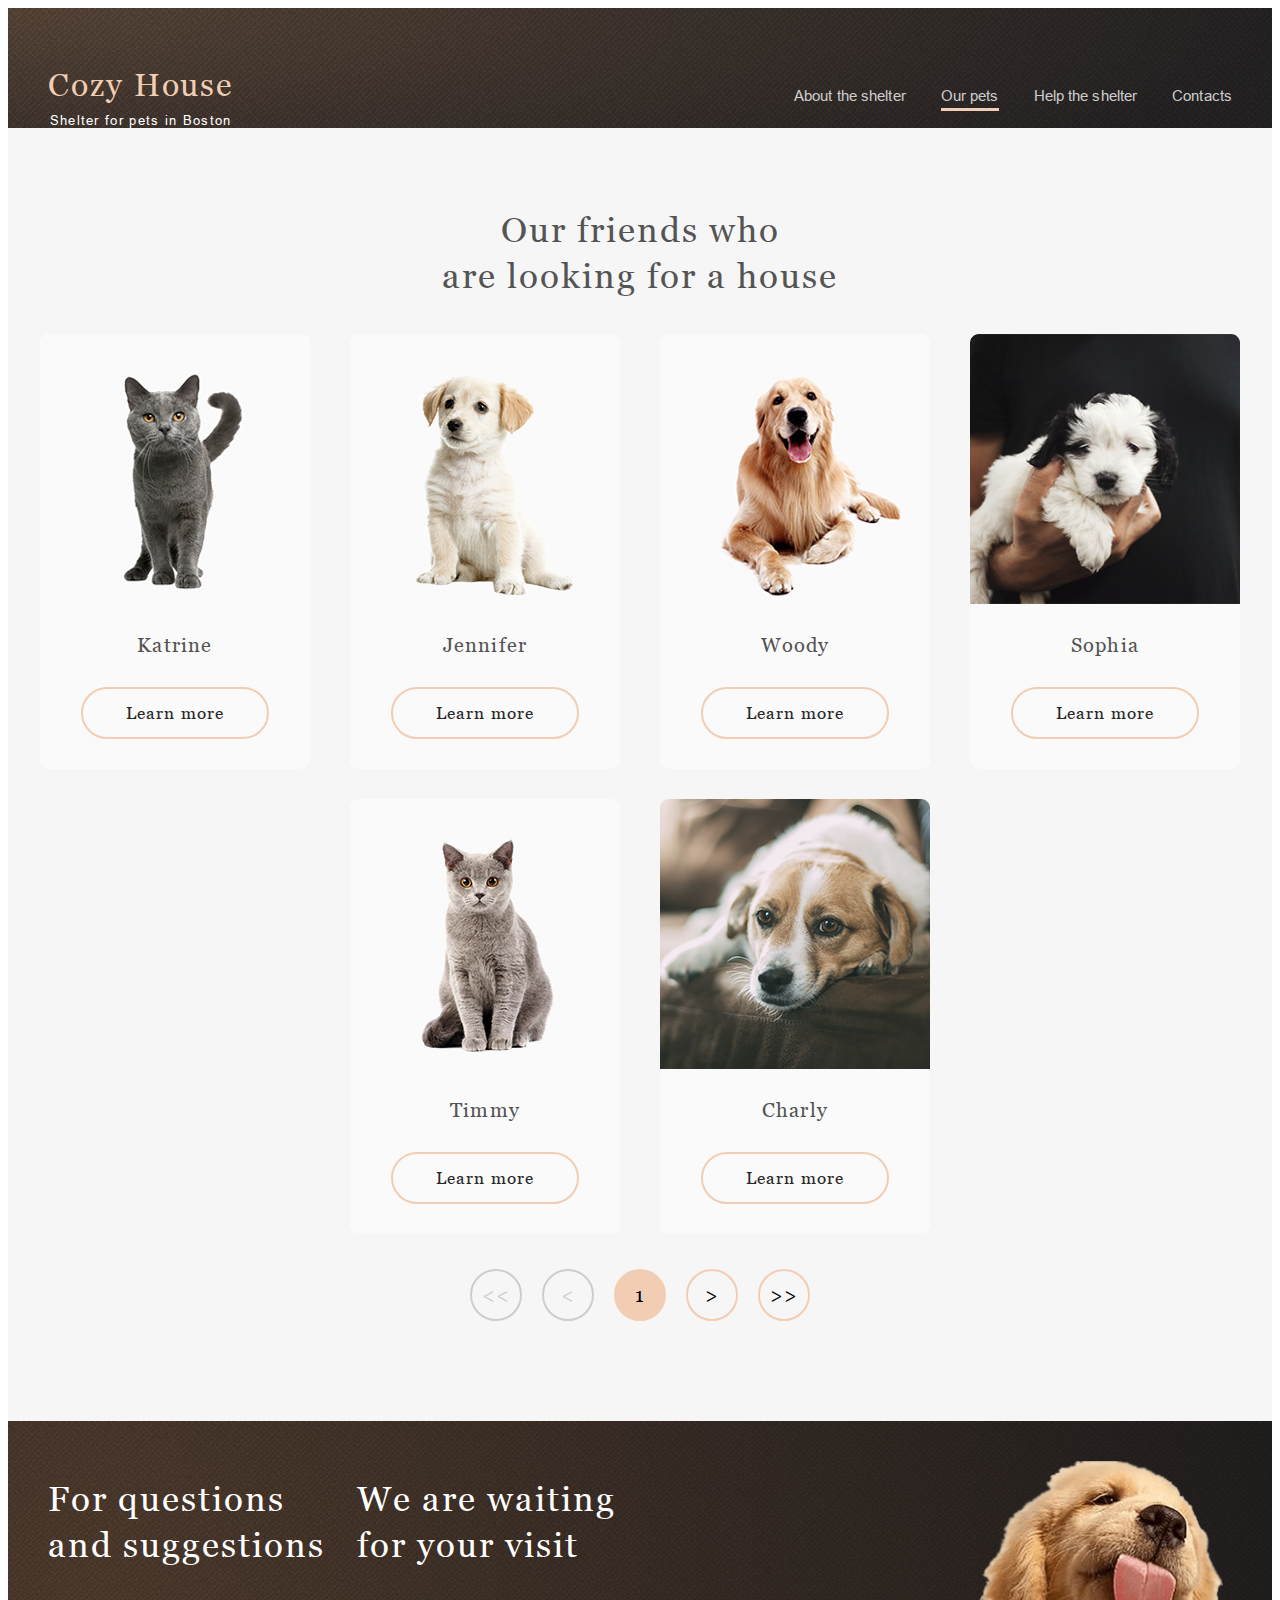
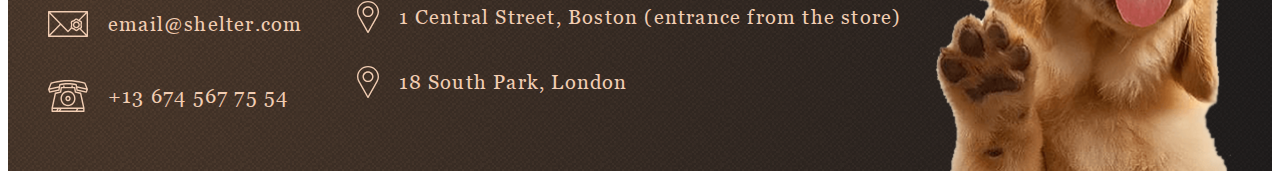
<file: shelter/pages/main/pets.html>
<!DOCTYPE html>
<html lang="en">

<head>
	<meta charset="UTF-8">
	<meta name="viewport" content="width=device-width, initial-scale=1.0">
	<title>Shelter</title>
	<link rel="stylesheet" href="style.css">
	<link rel="stylesheet" href="https://necolas.github.io/normalize.css/8.0.1/normalize.css">
	<link rel="apple-touch-icon" sizes="180x180" href="/assets/static/apple-touch-icon.png">
	<link rel="icon" type="image/png" sizes="32x32" href="/assets/static/favicon-32x32.png">
	<link rel="icon" type="image/png" sizes="16x16" href="/assets/static/favicon-16x16.png">
	<link rel="manifest" href="/assets/static/site.webmanifest">
	<link rel="mask-icon" href="/assets/static/safari-pinned-tab.svg" color="#5bbad5">
	<meta name="msapplication-TileColor" content="#da532c">
	<meta name="theme-color" content="#ffffff">
</head>

<body>
	<div class="start_screen out_pets_header">
		<div class="wrapper">
			<header class="header">
				<div class="logo_wrap">
					<h1 class="logo_title">Cozy House</h1>
					<h3 class="logo_subtitle">Shelter for pets in Boston</h3>
				</div>
				<a class="menu-triger" href="#"></a>
				<nav class="top_menu menu-popup">
					<a class="menu-close" href="#"></a>
					<ul>
						<li><a href="index.html">About the shelter</a></li>
						<li><a href="pets.html" class="active">Our pets</a></li>
						<li><a href="#">Help the shelter</a></li>
						<li><a href="#">Contacts</a></li>
					</ul>
				</nav>
			</header>
		</div>
	</div>

	<div class="pets">
		<div class="wrapper pets_pages">
			<div class="pets_content">
				<h3 class="pets_title">Our friends who<br>
					are looking for a house</h3>
				<div class="pets_carousel">
					<div class="pets_items">
						<div class="pets_item">
							<img src="../../assets/images/pets-katrine.png" alt="">
							<div class="pets_names">Katrine</div>
							<a href="#" class="btn-secondary">Learn more</a>
						</div>
						<div class="pets_item">
							<img src="../../assets/images/pets-jennifer.png" alt="">
							<div class="pets_names">Jennifer</div>
							<a href="#" class="btn-secondary">Learn more</a>
						</div>
						<div class="pets_item">
							<img src="../../assets/images/pets-woody.png" alt="">
							<div class="pets_names">Woody</div>
							<a href="#" class="btn-secondary">Learn more</a>
						</div>
						<div class="pets_item">
							<img src="../../assets/images/pets-sophia.png" alt="">
							<div class="pets_names">Sophia</div>
							<a href="#" class="btn-secondary">Learn more</a>
						</div>
						<div class="pets_item">
							<img src="../../assets/images/pets-timmy.png" alt="">
							<div class="pets_names">Timmy</div>
							<a href="#" class="btn-secondary">Learn more</a>
						</div>
						<div class="pets_item">
							<img src="../../assets/images/pets-charly.png" alt="">
							<div class="pets_names">Charly</div>
							<a href="#" class="btn-secondary">Learn more</a>
						</div>
						<!-- <div class="pets_item">
							<img src="../../assets/images/pets-scarlet.png" alt="">
							<div class="pets_names">Scarlett</div>
							<a href="#" class="btn-secondary">Learn more</a>
						</div>
						<div class="pets_item">
							<img src="../../assets/images/pets-freddie.png" alt="">
							<div class="pets_names">Freddie</div>
							<a href="#" class="btn-secondary">Learn more</a>
						</div> -->
					</div>
				</div>
				<div class="pets_navigation">
					<button class="slider_button" disabled>&lt;&lt;</button>
					<button class="slider_button" disabled>&lt;</button>
					<button class="slider_button active">1</button>
					<button class="slider_button">&gt;</button>
					<button class="slider_button">&gt;&gt;</button>
				</div>
			</div>
		</div>
	</div>

	<footer class="footer">
		<div class="wrapper">
			<div class="footer_content">
				<div class="footer_contacts">
					<h3>For questions and suggestions</h3>
					<a href="mailto:email@shelter.com" class="email"><img src="../../assets/images/icon-email.svg"
							alt="Email">email@shelter.com</a>
					<a href="tel:+136745677554" class="phone"><img src="../../assets/images/icon-phone.svg"
							alt="Phone">+13 674 567 75 54</a>
				</div>
				<div class="footer_location">
					<h3>We are waiting for your visit</h3>
					<a href="https://www.google.com/maps/place/Беларусь/@53.6330885,23.4928052,6z/data=!3m1!4b1!4m5!3m4!1s0x46da2584e2ad4881:0xa1d181ec8c10!8m2!3d53.709807!4d27.953389"
						target="_blank" class="address"><img src="../../assets/images/icon-marker.svg" alt="">1 Central
						Street,
						Boston
						(entrance from the store)</a>
					<a href="https://www.google.com/maps/place/Беларусь/@53.6330885,23.4928052,6z/data=!3m1!4b1!4m5!3m4!1s0x46da2584e2ad4881:0xa1d181ec8c10!8m2!3d53.709807!4d27.953389"
						target="_blank" class="address"><img src="../../assets/images/icon-marker.svg" alt="">18 South
						Park, London</a>
				</div>
				<img src="../../assets/images/footer-puppy.png" alt="Dog">
			</div>
		</div>
	</footer>

	<script src="app.js"></script>
</body>

</html>
</file>
<file: shelter/pages/main/style.css>
* {
  -webkit-box-sizing: border-box;
          box-sizing: border-box;
}

* ul {
  -webkit-margin-before: 0;
          margin-block-start: 0;
  -webkit-margin-after: 0;
          margin-block-end: 0;
  -webkit-padding-start: 0;
          padding-inline-start: 0;
}

:root {
  font-size: 10px;
}

.btn-primary {
  font-family: Georgia;
  font-size: 1.7rem;
  line-height: 130%;
  letter-spacing: 0.102rem;
  color: #292929;
  display: inline-block;
  text-decoration: none;
  padding: 1.3rem 4.3rem;
  background: #f1cdb3;
  border-radius: 10rem;
  border: 0.2rem solid #f1cdb3;
}

.btn-primary:hover {
  background: #fddcc4;
  border-color: #fddcc4;
}

.btn-secondary {
  font-family: Georgia;
  font-size: 1.7rem;
  line-height: 130%;
  letter-spacing: 0.102rem;
  color: #292929;
  display: inline-block;
  text-decoration: none;
  padding: 1.3rem 4.3rem;
  background: #f1cdb3;
  border-radius: 10rem;
  border: 0.2rem solid #f1cdb3;
  background: none;
}

.btn-secondary:hover {
  background: #fddcc4;
  border-color: #fddcc4;
}

.btn-secondary.hover {
  background: #fddcc4;
  border-color: #fddcc4;
}

@font-face {
  font-family: "Georgia";
  font-style: normal;
  font-weight: 400;
  src: local("Georgia"), url("../../assets/fonts/Georgia.woff") format("woff");
}

@font-face {
  font-family: "Arial";
  font-style: normal;
  font-weight: 400;
  src: local("Arial"), url("../../assets/fonts/Arial.woff") format("woff");
}

body {
  font-family: Arial;
  font-size: 1.5rem;
  font-style: normal;
  font-weight: normal;
  line-height: 160%;
}

.wrapper {
  display: -webkit-box;
  display: -ms-flexbox;
  display: flex;
  max-width: 128rem;
  padding: 0 4rem;
  margin: 0 auto;
}

.start_screen {
  background: url(../../assets/images/noise_transparent@2x.png), radial-gradient(100% 215.42% at 0% 0%, #5b483a 0%, #262425 100%), #211f20;
}

.start_screen .wrapper {
  -webkit-box-orient: vertical;
  -webkit-box-direction: normal;
      -ms-flex-direction: column;
          flex-direction: column;
}

.start_screen .wrapper .header {
  margin-top: 6rem;
  display: -webkit-box;
  display: -ms-flexbox;
  display: flex;
  -webkit-box-pack: justify;
      -ms-flex-pack: justify;
          justify-content: space-between;
}

.start_screen .wrapper .logo_wrap {
  cursor: pointer;
}

.start_screen .wrapper .logo_wrap .logo_title {
  font-family: Georgia;
  font-size: 3.2rem;
  font-style: normal;
  font-weight: normal;
  line-height: 110%;
  letter-spacing: 0.192rem;
  margin: 0;
  color: #f1cdb3;
  text-decoration: none;
}

.start_screen .wrapper .logo_wrap .logo_subtitle {
  font-family: Arial;
  font-size: 1.3rem;
  font-style: normal;
  font-weight: normal;
  line-height: 116%;
  letter-spacing: 0.13rem;
  color: #ffffff;
  margin-top: 1rem;
  margin-bottom: 0;
  text-align: center;
}

.start_screen .wrapper .top_menu {
  line-height: 5.5rem;
}

.start_screen .wrapper .top_menu ul {
  display: -webkit-box;
  display: -ms-flexbox;
  display: flex;
  -webkit-box-orient: horizontal;
  -webkit-box-direction: normal;
      -ms-flex-direction: row;
          flex-direction: row;
  list-style-type: none;
}

.start_screen .wrapper .top_menu ul li {
  padding-right: 3.5rem;
}

.start_screen .wrapper .top_menu ul li a {
  font-size: 1.5rem;
  line-height: 160%;
  letter-spacing: 0.01rem;
  color: #cdcdcd;
  text-decoration: none;
}

.start_screen .wrapper .top_menu ul li a:hover {
  color: #fafafa;
}

.start_screen .wrapper .top_menu ul li a.inactive:hover {
  color: #cdcdcd;
  cursor: default;
}

.start_screen .wrapper .top_menu ul li a.active {
  border-bottom: 0.3rem solid #f1cdb3;
  padding-bottom: 0.4rem;
}

.start_screen .wrapper .top_menu ul li:last-child {
  padding-right: 0;
}

.start_screen .wrapper .header_content {
  display: -webkit-box;
  display: -ms-flexbox;
  display: flex;
  -webkit-box-pack: justify;
      -ms-flex-pack: justify;
          justify-content: space-between;
  margin-top: 6rem;
}

.start_screen .wrapper .header_content .header_content_left {
  margin-top: 16.3rem;
}

.start_screen .wrapper .header_content h2 {
  font-family: Georgia;
  font-size: 4.4rem;
  font-style: normal;
  font-weight: normal;
  line-height: 130%;
  color: #ffffff;
  max-width: 31rem;
  margin-top: 0;
  margin-bottom: 4.2rem;
}

.start_screen .wrapper .header_content p {
  font-family: Arial;
  font-size: 1.5rem;
  font-style: normal;
  font-weight: normal;
  line-height: 160%;
  margin-bottom: 0;
  color: #cdcdcd;
  max-width: 46rem;
}

.start_screen .wrapper .header_content .btn-primary {
  margin-top: 4.2rem;
}

.start_screen .wrapper .header_content .img_wrapper img {
  display: block;
}

.about .wrapper {
  -webkit-box-pack: justify;
      -ms-flex-pack: justify;
          justify-content: space-between;
  padding: 8rem 21.5rem 10rem 21.5rem;
}

.about .wrapper .about_content {
  max-width: 43rem;
}

.about .wrapper .about_content .about_title {
  font-family: Georgia;
  font-size: 3.5rem;
  font-style: normal;
  font-weight: normal;
  line-height: 130%;
  letter-spacing: 0.2rem;
  color: #545454;
  max-width: 37rem;
  margin-top: 1.5rem;
  margin-bottom: 0;
}

.about .wrapper .about_content .about_description p {
  font-family: Arial;
  font-size: 1.5rem;
  font-style: normal;
  font-weight: normal;
  line-height: 160%;
  margin-top: 2.5rem;
  margin-bottom: 0;
  color: #4c4c4c;
}

.pets {
  background: #f6f6f6;
}

.pets .wrapper {
  padding: 8rem 4rem 10rem 4rem;
}

.pets .wrapper .pets_content {
  width: 100%;
}

.pets .wrapper .pets_content .pets_title {
  font-family: Georgia;
  font-size: 3.5rem;
  font-style: normal;
  font-weight: normal;
  line-height: 130%;
  letter-spacing: 0.2rem;
  color: #545454;
  text-align: center;
  margin: 0 auto;
}

.pets .wrapper .pets_content .pets_carousel {
  margin-top: 2.5rem;
}

.pets .wrapper .pets_content .pets_carousel .pets_items {
  display: -webkit-box;
  display: -ms-flexbox;
  display: flex;
  -webkit-box-pack: center;
      -ms-flex-pack: center;
          justify-content: center;
  -webkit-column-gap: 9rem;
          column-gap: 9rem;
  margin-top: 3.5rem;
  margin-bottom: 3.5rem;
}

.pets .wrapper .pets_content .pets_carousel .pets_items .pets_item {
  display: -webkit-box;
  display: -ms-flexbox;
  display: flex;
  -webkit-box-orient: vertical;
  -webkit-box-direction: normal;
      -ms-flex-direction: column;
          flex-direction: column;
  background: #fafafa;
  border-radius: 0.9rem;
}

.pets .wrapper .pets_content .pets_carousel .pets_items .pets_item:hover {
  background: #ffffff;
  cursor: pointer;
  -webkit-box-shadow: 0rem 0.2rem 3.5rem 1.4rem rgba(13, 13, 13, 0.04);
          box-shadow: 0rem 0.2rem 3.5rem 1.4rem rgba(13, 13, 13, 0.04);
}

.pets .wrapper .pets_content .pets_carousel .pets_items .pets_names {
  font-family: Georgia;
  font-size: 2rem;
  font-style: normal;
  font-weight: normal;
  line-height: 115%;
  letter-spacing: 0.12rem;
  color: #545454;
  text-align: center;
  margin-top: 3rem;
  margin-bottom: 3rem;
}

.pets .wrapper .pets_content .pets_carousel .pets_items .btn-secondary {
  margin: 0 auto;
  margin-bottom: 3rem;
}

.pets .wrapper .pets_content .control_buttons {
  position: relative;
  top: -27.8rem;
  outline: none;
}

.pets .wrapper .pets_content .control_buttons .slider_button {
  display: -webkit-box;
  display: -ms-flexbox;
  display: flex;
  -webkit-box-align: center;
      -ms-flex-align: center;
          align-items: center;
  -webkit-box-pack: center;
      -ms-flex-pack: center;
          justify-content: center;
  border: 0.2rem solid #f1cdb3;
  border-radius: 50%;
  outline: none;
  width: 5.2rem;
  height: 5.2rem;
  background: none;
  position: absolute;
}

.pets .wrapper .pets_content .control_buttons .slider_button:hover {
  background: #fddcc4;
  border-color: #fddcc4;
}

.pets .wrapper .pets_content .control_buttons .slider_button:disabled {
  background: none;
  border-color: #cdcdcd;
  color: #cdcdcd;
}

.pets .wrapper .pets_content .control_buttons .slider_button.reversed {
  -webkit-transform: rotate(180deg);
          transform: rotate(180deg);
  right: 0;
}

.pets .wrapper .pets_content .pets_button_wrapper {
  margin-top: 2.5rem;
  text-align: center;
}

.help .wrapper {
  padding: 8rem 0 10rem 0;
}

.help .wrapper .help_content {
  width: 100%;
}

.help .wrapper .help_content .help_title {
  font-family: Georgia;
  font-size: 3.5rem;
  font-style: normal;
  font-weight: normal;
  line-height: 130%;
  letter-spacing: 0.2rem;
  color: #545454;
  text-align: center;
  margin: 0 auto;
  max-width: 31rem;
}

.help .wrapper .help_content .help_items {
  display: -webkit-box;
  display: -ms-flexbox;
  display: flex;
  -ms-flex-wrap: wrap;
      flex-wrap: wrap;
  -webkit-box-pack: center;
      -ms-flex-pack: center;
          justify-content: center;
  margin-top: 6rem;
  row-gap: 5.5rem;
  -webkit-column-gap: 12rem;
          column-gap: 12rem;
  padding: 0 12.5rem;
}

.help .wrapper .help_content .help_items .help_item {
  display: -webkit-box;
  display: -ms-flexbox;
  display: flex;
  -webkit-box-orient: vertical;
  -webkit-box-direction: normal;
      -ms-flex-direction: column;
          flex-direction: column;
  -webkit-box-align: center;
      -ms-flex-align: center;
          align-items: center;
}

.help .wrapper .help_content .help_items .help_item .help_names {
  font-family: Georgia;
  font-size: 2rem;
  font-style: normal;
  font-weight: normal;
  line-height: 115%;
  letter-spacing: 0.12rem;
  color: #545454;
  margin-top: 3rem;
}

.donation {
  background: #f6f6f6;
}

.donation .wrapper {
  -webkit-box-pack: justify;
      -ms-flex-pack: justify;
          justify-content: space-between;
  -webkit-box-align: center;
      -ms-flex-align: center;
          align-items: center;
  padding: 8rem 18.2rem 10rem 18.3rem;
}

.donation .wrapper .donation_content {
  max-width: 43rem;
}

.donation .wrapper .donation_content .donation_title {
  font-family: Georgia;
  font-size: 3.5rem;
  font-style: normal;
  font-weight: normal;
  line-height: 130%;
  letter-spacing: 0.2rem;
  margin-top: 0rem;
  color: #545454;
  max-width: 30rem;
  margin-bottom: 2rem;
}

.donation .wrapper .donation_content .donation_description h5 {
  font-family: Georgia;
  font-size: 1.5rem;
  font-style: normal;
  font-weight: normal;
  line-height: 110%;
  letter-spacing: 0.09rem;
  margin-bottom: 2rem;
  margin-top: 0;
}

.donation .wrapper .donation_content .donation_description h4 {
  font-family: Georgia;
  font-size: 2rem;
  font-style: normal;
  font-weight: normal;
  line-height: 115%;
  letter-spacing: 0.12rem;
  margin-top: 0;
}

.donation .wrapper .donation_content .donation_description p {
  font-family: Arial;
  font-size: 1.2rem;
  font-style: italic;
  font-weight: normal;
  line-height: 150%;
  margin-top: 2rem;
  margin-bottom: 0.1rem;
  max-width: 38rem;
  color: #b2b2b2;
}

.donation .wrapper .donation_content .donation_description .credit_card {
  font-family: Georgia;
  font-size: 2rem;
  font-style: normal;
  font-weight: normal;
  line-height: 115%;
  letter-spacing: 0.12rem;
  text-decoration: none;
  color: #545454;
  background: #f1cdb3;
  display: -webkit-box;
  display: -ms-flexbox;
  display: flex;
  -webkit-box-align: center;
      -ms-flex-align: center;
          align-items: center;
  max-width: 35rem;
  padding: 1rem 0;
  -webkit-box-pack: center;
      -ms-flex-pack: center;
          justify-content: center;
  margin-bottom: 0;
  border-radius: 0.9rem;
  margin-top: 0;
}

.donation .wrapper .donation_content .donation_description .credit_card:hover {
  background: #fddcc4;
}

.donation .wrapper .donation_content .donation_description .credit_card img {
  margin-right: 1.5rem;
}

.footer {
  background: url(../../assets/images/noise_transparent@2x.png), radial-gradient(110.67% 538.64% at 5.73% 50%, #513d2f 0%, #1a1a1c 100%), #211f20;
}

.footer .wrapper .footer_content {
  display: -webkit-box;
  display: -ms-flexbox;
  display: flex;
  width: 100%;
  -webkit-box-pack: justify;
      -ms-flex-pack: justify;
          justify-content: space-between;
}

.footer .wrapper .footer_content h3 {
  font-family: Georgia;
  font-size: 3.5rem;
  font-style: normal;
  font-weight: normal;
  line-height: 130%;
  letter-spacing: 0.2rem;
  color: #ffffff;
  margin-top: 5.6rem;
  margin-bottom: 4rem;
}

.footer .wrapper .footer_content a {
  font-family: Georgia;
  font-size: 2rem;
  font-style: normal;
  font-weight: normal;
  line-height: 115%;
  letter-spacing: 0.12rem;
  text-decoration: none;
  color: #f1cdb3;
}

.footer .wrapper .footer_content .footer_contacts h3 {
  max-width: 27.8rem;
}

.footer .wrapper .footer_content .footer_contacts .email {
  display: -webkit-box;
  display: -ms-flexbox;
  display: flex;
  -webkit-box-align: center;
      -ms-flex-align: center;
          align-items: center;
  gap: 2rem;
  margin-bottom: 4rem;
}

.footer .wrapper .footer_content .footer_contacts .phone {
  display: -webkit-box;
  display: -ms-flexbox;
  display: flex;
  -webkit-box-align: center;
      -ms-flex-align: center;
          align-items: center;
  gap: 2rem;
}

.footer .wrapper .footer_content .footer_location h3 {
  max-width: 27rem;
  margin-bottom: 3.3rem;
}

.footer .wrapper .footer_content .footer_location .address {
  display: -webkit-box;
  display: -ms-flexbox;
  display: flex;
  -webkit-box-align: center;
      -ms-flex-align: center;
          align-items: center;
  gap: 2rem;
  margin-bottom: 3.3rem;
}

.footer .wrapper .footer_content > img {
  margin-top: 4rem;
}

/* pets.html */
.our_pets_header {
  position: -webkit-sticky;
  position: sticky;
  top: 0;
  z-index: 1;
  background: #ffffff;
}

.our_pets_header .wrapper .header {
  margin-bottom: 3rem;
  margin-top: 3rem;
}

.our_pets_header .wrapper .header .logo_wrap .logo_title {
  color: #545454;
}

.our_pets_header .wrapper .header .logo_wrap .logo_subtitle {
  color: #292929;
}

.our_pets_header .wrapper .header .top_menu ul li a {
  color: #545454;
}

.our_pets_header .wrapper .header .top_menu ul li a:hover {
  color: #292929;
}

.our_pets_header .wrapper .header .top_menu ul li a.inactive:hover {
  color: #545454;
  cursor: default;
}

.pets .wrapper.pets_pages {
  padding: 8rem 0rem 10rem 0rem;
}

.pets .wrapper.pets_pages .pets_content .pets_carousel .pets_items {
  -webkit-column-gap: 4rem;
          column-gap: 4rem;
  row-gap: 3rem;
  -ms-flex-wrap: wrap;
      flex-wrap: wrap;
}

.pets .wrapper.pets_pages .pets_content .pets_navigation {
  display: -webkit-box;
  display: -ms-flexbox;
  display: flex;
  -webkit-box-pack: center;
      -ms-flex-pack: center;
          justify-content: center;
  -webkit-column-gap: 2rem;
          column-gap: 2rem;
  margin-top: 2.5rem;
  outline: none;
}

.pets .wrapper.pets_pages .pets_content .pets_navigation .slider_button {
  display: -webkit-box;
  display: -ms-flexbox;
  display: flex;
  -webkit-box-align: center;
      -ms-flex-align: center;
          align-items: center;
  -webkit-box-pack: center;
      -ms-flex-pack: center;
          justify-content: center;
  border: 0.2rem solid #f1cdb3;
  border-radius: 50%;
  outline: none;
  width: 5.2rem;
  height: 5.2rem;
  background: none;
  font-family: Georgia;
  font-size: 2rem;
  font-style: normal;
  font-weight: normal;
  line-height: 115%;
  letter-spacing: 0.12rem;
}

.pets .wrapper.pets_pages .pets_content .pets_navigation .slider_button:hover {
  background: #fddcc4;
  border-color: #fddcc4;
}

.pets .wrapper.pets_pages .pets_content .pets_navigation .slider_button:disabled {
  background: none;
  border-color: #cdcdcd;
  color: #cdcdcd;
}

.pets .wrapper.pets_pages .pets_content .pets_navigation .slider_button.active {
  background: #f1cdb3;
  border-color: #f1cdb3;
}

.pets .wrapper.pets_pages .pets_content .pets_navigation .slider_button.active:hover {
  background-color: #fddcc4;
  border-color: #fddcc4;
}

.blackout {
  position: fixed;
  background: rgba(41, 41, 41, 0.6);
  opacity: 0;
  -webkit-transition: 200ms ease-in-out;
  transition: 200ms ease-in-out;
  left: 0;
  right: 0;
  top: 0;
  bottom: 0;
  pointer-events: none;
}

.blackout.active {
  opacity: 1;
  pointer-events: all;
}

/* modal */
.modal_pets {
  position: fixed;
  top: 50%;
  left: 50%;
  -webkit-transform: translate(-50%, -50%) scale(0);
          transform: translate(-50%, -50%) scale(0);
  -webkit-transition: 200ms ease-in-out;
  transition: 200ms ease-in-out;
  z-index: 1;
  border-radius: 0.9rem;
  background-color: #fafafa;
  width: 90rem;
}

.modal_pets .wrapper {
  padding: 0;
}

.modal_pets.active {
  -webkit-transform: translate(-50%, -50%) scale(1);
          transform: translate(-50%, -50%) scale(1);
}

.modal_pets img {
  width: 50rem;
}

.modal_pets .modal_pets_content {
  max-width: 35rem;
  margin-left: 3rem;
}

.modal_pets .modal_pets_content h3 {
  font-family: Georgia;
  font-size: 3.5rem;
  font-style: normal;
  font-weight: normal;
  line-height: 130%;
  letter-spacing: 0.2rem;
  margin-top: 5rem;
  margin-bottom: 1rem;
}

.modal_pets .modal_pets_content h4 {
  font-family: Georgia;
  font-size: 2rem;
  font-style: normal;
  font-weight: normal;
  line-height: 115%;
  letter-spacing: 0.12rem;
  margin-top: 0;
  margin-bottom: 4rem;
}

.modal_pets .modal_pets_content p {
  font-family: Georgia;
  font-size: 1.5rem;
  font-style: normal;
  font-weight: normal;
  line-height: 110%;
  letter-spacing: 0.09rem;
  line-height: 115%;
  margin-bottom: 4rem;
}

.modal_pets .modal_pets_content ul {
  font-family: Georgia;
  font-size: 1.5rem;
  font-style: normal;
  font-weight: normal;
  line-height: 110%;
  letter-spacing: 0.09rem;
  letter-spacing: 0.15rem;
  list-style-type: none;
}

.modal_pets .modal_pets_content ul li {
  margin-bottom: 1.2rem;
}

.modal_pets .modal_pets_content ul li span {
  font-family: Georgia;
  font-size: 1.5rem;
  font-style: normal;
  font-weight: bold;
  line-height: 110%;
  letter-spacing: 0.09rem;
  letter-spacing: 0.15rem;
}

.modal_pets .modal_pets_content ul li::before {
  content: '\2022';
  color: #f1cdb3;
  font-weight: bold;
  display: inline-block;
  width: 1.5rem;
}

.modal_close {
  display: -webkit-box;
  display: -ms-flexbox;
  display: flex;
  -webkit-box-align: center;
      -ms-flex-align: center;
          align-items: center;
  -webkit-box-pack: center;
      -ms-flex-pack: center;
          justify-content: center;
  border: 0.2rem solid #f1cdb3;
  border-radius: 50%;
  outline: none;
  width: 5.2rem;
  height: 5.2rem;
  background: none;
  cursor: pointer;
  position: absolute;
  top: -5.2rem;
  right: -4.3rem;
}

.modal_close:hover {
  background: #fddcc4;
  border-color: #fddcc4;
}

.modal_close:disabled {
  background: none;
  border-color: #cdcdcd;
  color: #cdcdcd;
}

.modal_close.hover {
  background: #fddcc4;
  border-color: #fddcc4;
}

.menu_popup_logo {
  display: none;
}

.hidden {
  visibility: hidden;
}

/* media query */
@media only screen and (max-width: 1279px) {
  .wrapper {
    padding: 0 3rem;
  }
  .start_screen .wrapper .header {
    margin-top: 3rem;
  }
  .start_screen .wrapper .header_content {
    -webkit-box-orient: vertical;
    -webkit-box-direction: normal;
        -ms-flex-direction: column;
            flex-direction: column;
    -webkit-box-align: center;
        -ms-flex-align: center;
            align-items: center;
  }
  .start_screen .wrapper .header_content .header_content_left {
    margin-top: 0rem;
  }
  .start_screen .wrapper .header_content .header_content_left .btn_wrapper {
    text-align: center;
  }
  .start_screen .wrapper .header_content .btn-primary {
    margin-bottom: 10rem;
  }
  .start_screen .wrapper .header_content .img_wrapper {
    width: 100%;
    display: -webkit-box;
    display: -ms-flexbox;
    display: flex;
    -webkit-box-pack: end;
        -ms-flex-pack: end;
            justify-content: flex-end;
  }
  .start_screen .wrapper .header_content .img_wrapper img {
    display: block;
    width: 56.9rem;
    height: 59.3rem;
  }
  .about .wrapper {
    padding: 8rem 16.6rem 10rem 16.6rem;
    -webkit-box-orient: vertical;
    -webkit-box-direction: reverse;
        -ms-flex-direction: column-reverse;
            flex-direction: column-reverse;
    -webkit-box-align: center;
        -ms-flex-align: center;
            align-items: center;
  }
  .about .wrapper > img {
    margin-top: 8rem;
  }
  .about .wrapper .about_content .about_title {
    margin-top: 0;
  }
  .pets .wrapper {
    padding: 8rem 3rem 10rem 3rem;
  }
  .pets .wrapper .pets_content .pets_carousel .pets_items {
    -webkit-column-gap: 4rem;
            column-gap: 4rem;
  }
  .pets .wrapper .pets_content .pets_carousel.pets_main .pets_item:nth-last-child(-n + 1) {
    display: none;
  }
  .pets .wrapper.pets_pages {
    padding: 8rem 4rem 7.6rem 4rem;
  }
  .pets .wrapper.pets_pages .pets_content .pets_carousel {
    margin-top: 0.5rem;
  }
  .pets .wrapper.pets_pages .pets_content .pets_carousel .pets_items {
    margin-top: 2.5rem;
  }
  .pets .wrapper.pets_pages .pets_content .pets_navigation {
    margin-top: 0.5rem;
  }
  .help .wrapper .help_content .help_items {
    -webkit-column-gap: 6rem;
            column-gap: 6rem;
    row-gap: 5.5rem;
    padding: 0 6.9rem;
  }
  .help .wrapper .help_content .help_items .help_item {
    padding: 0;
    width: 17rem;
  }
  .donation .wrapper {
    -webkit-box-orient: vertical;
    -webkit-box-direction: reverse;
        -ms-flex-direction: column-reverse;
            flex-direction: column-reverse;
    padding: 8rem 13.2rem 10rem 13.1rem;
  }
  .donation .wrapper > img {
    margin-top: 6rem;
  }
  .footer .wrapper .footer_content {
    -ms-flex-wrap: wrap;
        flex-wrap: wrap;
    -webkit-box-pack: center;
        -ms-flex-pack: center;
            justify-content: center;
    -webkit-column-gap: 6rem;
            column-gap: 6rem;
  }
  .footer .wrapper .footer_content h3 {
    margin-top: 3rem;
  }
  .footer .wrapper .footer_content > img {
    margin-top: 6.5rem;
  }
  .footer .wrapper .footer_content .address:last-child {
    margin-bottom: 0;
  }
  .modal_pets {
    width: 63rem;
  }
  .modal_pets img {
    width: 35rem;
  }
  .modal_pets .modal_pets_content {
    max-width: 26rem;
    margin-left: 1.1rem;
  }
  .modal_pets .modal_pets_content h3 {
    margin-top: 1rem;
  }
  .modal_pets .modal_pets_content h4 {
    margin-bottom: 2rem;
  }
  .modal_pets .modal_pets_content p {
    font-size: 1.3rem;
    margin-bottom: 2rem;
    letter-spacing: 0.07rem;
  }
  .modal_pets .modal_pets_content ul li {
    margin-bottom: 0.6rem;
  }
}

@media only screen and (max-width: 767px) {
  .wrapper {
    padding: 0 1rem;
  }
  .menu_trigger {
    display: block;
    width: 3rem;
    height: 3rem;
    background: url(../../assets/images/menu-open.svg) 0 0 repeat;
    background-size: 3rem 3rem;
    margin-top: 15px;
    margin-right: 43px;
    -webkit-transition: 1s;
    transition: 1s;
  }
  .menu_close {
    -webkit-transform: rotate(90deg);
            transform: rotate(90deg);
    -webkit-transition: 1s;
    transition: 1s;
  }
  .menu_popup {
    -webkit-transition: 0.5s;
    transition: 0.5s;
    background: #292929;
    width: 0;
    height: 100%;
    position: fixed;
    right: 0;
    top: 0;
    z-index: 1;
  }
  .menu_popup.active {
    width: 32rem;
  }
  .menu_popup .menu_popup_logo {
    display: -webkit-box;
    display: -ms-flexbox;
    display: flex;
    -webkit-box-pack: justify;
        -ms-flex-pack: justify;
            justify-content: space-between;
    padding: 0 1rem;
    margin-top: 3rem;
  }
  .our_pets_header .wrapper .header .top_menu ul li a {
    color: #cdcdcd;
  }
  .our_pets_header .wrapper .header .menu_trigger {
    -webkit-filter: brightness(0%);
            filter: brightness(0%);
  }
  .our_pets_header .wrapper .header .menu_popup .menu_popup_logo .logo_wrap .logo_title {
    font-family: Georgia;
    font-size: 3.2rem;
    font-style: normal;
    font-weight: normal;
    line-height: 110%;
    letter-spacing: 0.192rem;
    margin: 0;
    color: #f1cdb3;
    text-decoration: none;
  }
  .our_pets_header .wrapper .header .menu_popup .menu_popup_logo .logo_wrap .logo_subtitle {
    font-family: Arial;
    font-size: 1.3rem;
    font-style: normal;
    font-weight: normal;
    line-height: 116%;
    letter-spacing: 0.13rem;
    color: #ffffff;
    margin-top: 1rem;
    margin-bottom: 0;
    text-align: center;
  }
  .our_pets_header .wrapper .header .menu_popup .menu_popup_logo .menu_close {
    -webkit-filter: brightness(100%);
            filter: brightness(100%);
  }
  .start_screen .wrapper .top_menu ul {
    -webkit-box-orient: vertical;
    -webkit-box-direction: normal;
        -ms-flex-direction: column;
            flex-direction: column;
    height: calc(100% - 140px);
    -webkit-box-pack: center;
        -ms-flex-pack: center;
            justify-content: center;
  }
  .start_screen .wrapper .top_menu ul li {
    padding-right: 0;
    text-align: center;
  }
  .start_screen .wrapper .top_menu ul li a {
    font-family: Arial;
    font-size: 3.2rem;
    font-style: normal;
    font-weight: normal;
    line-height: 160%;
    display: inline-block;
    margin-bottom: 4rem;
  }
  .start_screen .wrapper .top_menu ul li a:hover {
    color: #fafafa;
  }
  .start_screen .wrapper .header_content .header_content_left h2 {
    font-family: Georgia;
    font-size: 3.5rem;
    font-style: normal;
    font-weight: normal;
    line-height: 130%;
    letter-spacing: 0.2rem;
    font-size: 2.5rem;
    letter-spacing: 0.15rem;
    text-align: center;
    max-width: 26rem;
    margin: 0 auto;
  }
  .start_screen .wrapper .header_content .header_content_left p {
    text-align: center;
    margin-top: 4.2rem;
  }
  .start_screen .wrapper .header_content .img_wrapper img {
    width: 26rem;
    height: 27.2rem;
  }
  .start_screen .wrapper .header_content .btn-primary {
    margin-bottom: 10.5rem;
  }
  .about .wrapper {
    padding: 4.2rem 2.5rem 4.24rem 2.5rem;
  }
  .about .wrapper > img {
    margin-top: 4.2rem;
    width: 26rem;
    height: 35.36rem;
  }
  .about .wrapper .about_content .about_title {
    font-family: Georgia;
    font-size: 3.5rem;
    font-style: normal;
    font-weight: normal;
    line-height: 130%;
    letter-spacing: 0.2rem;
    font-size: 2.5rem;
    letter-spacing: 0.15rem;
    text-align: center;
  }
  .about .wrapper .about_content .about_description {
    text-align: justify;
  }
  .about .wrapper .about_content .about_description p:last-child {
    margin-top: 2.1rem;
  }
  .pets .wrapper {
    padding: 4.2rem 1rem;
  }
  .pets .wrapper .pets_content .pets_title {
    font-family: Georgia;
    font-size: 3.5rem;
    font-style: normal;
    font-weight: normal;
    line-height: 130%;
    letter-spacing: 0.2rem;
    font-size: 2.5rem;
    letter-spacing: 0.15rem;
  }
  .pets .wrapper .pets_content .pets_carousel {
    -ms-flex-wrap: wrap;
        flex-wrap: wrap;
    -ms-flex-pack: distribute;
        justify-content: space-around;
    padding: 0 1.5rem;
    margin-top: 0;
  }
  .pets .wrapper .pets_content .pets_carousel .pets_items {
    margin-top: 4.2rem;
  }
  .pets .wrapper .pets_content .pets_carousel.pets_main .pets_item:nth-last-child(-n + 2) {
    display: none;
  }
  .pets .wrapper .pets_content .control_buttons {
    display: -webkit-box;
    display: -ms-flexbox;
    display: flex;
    top: -1.5rem;
    -ms-flex-pack: distribute;
        justify-content: space-around;
    padding: 0 1.8rem;
  }
  .pets .wrapper .pets_content .control_buttons .slider_button {
    position: relative;
  }
  .pets .wrapper .pets_content .pets_button_wrapper {
    margin-top: 2.7rem;
  }
  .pets .wrapper.pets_pages {
    padding: 4.2rem 1rem;
  }
  .pets .wrapper.pets_pages .pets_content .pets_carousel {
    margin-top: 4.2rem;
  }
  .pets .wrapper.pets_pages .pets_content .pets_carousel .pets_items {
    margin-top: 0rem;
  }
  .pets .wrapper.pets_pages .pets_content .pets_navigation {
    -webkit-column-gap: 1rem;
            column-gap: 1rem;
    margin-top: 0.7rem;
  }
  .help .wrapper {
    padding: 4.2rem 1.5rem;
  }
  .help .wrapper .help_content .help_title {
    font-family: Georgia;
    font-size: 3.5rem;
    font-style: normal;
    font-weight: normal;
    line-height: 130%;
    letter-spacing: 0.2rem;
    font-size: 2.5rem;
    letter-spacing: 0.15rem;
    max-width: 23rem;
  }
  .help .wrapper .help_content .help_items {
    gap: 3rem;
    margin-top: 4.2rem;
    -webkit-box-pack: justify;
        -ms-flex-pack: justify;
            justify-content: space-between;
    padding: 0 0;
  }
  .help .wrapper .help_content .help_items .help_item {
    width: 13rem;
  }
  .help .wrapper .help_content .help_items .help_item .help_names {
    font-family: Georgia;
    font-size: 1.5rem;
    font-style: normal;
    font-weight: normal;
    line-height: 110%;
    letter-spacing: 0.09rem;
    margin-top: 2.1rem;
  }
  .help .wrapper .help_content .help_items .help_item > img {
    width: 5rem;
    height: 5rem;
  }
  .donation .wrapper {
    padding: 4.2rem 2rem;
  }
  .donation .wrapper > img {
    width: 26rem;
    height: 13.52rem;
    margin-top: 4.2rem;
  }
  .donation .wrapper .donation_content .donation_title {
    font-family: Georgia;
    font-size: 3.5rem;
    font-style: normal;
    font-weight: normal;
    line-height: 130%;
    letter-spacing: 0.2rem;
    font-size: 2.5rem;
    letter-spacing: 0.15rem;
    text-align: center;
    max-width: 22rem;
    margin: 0 auto;
  }
  .donation .wrapper .donation_content .donation_description h5 {
    text-align: center;
    letter-spacing: 0;
    margin-top: 2.3rem;
    margin-bottom: 2.5rem;
  }
  .donation .wrapper .donation_content .donation_description .credit_card {
    font-family: Georgia;
    font-size: 1.5rem;
    font-style: normal;
    font-weight: normal;
    line-height: 110%;
    letter-spacing: 0.09rem;
  }
  .donation .wrapper .donation_content .donation_description p {
    text-align: justify;
    margin-bottom: 0;
  }
  .footer .wrapper .footer_content {
    padding: 0 0;
  }
  .footer .wrapper .footer_content .footer_contacts h3 {
    font-family: Georgia;
    font-size: 3.5rem;
    font-style: normal;
    font-weight: normal;
    line-height: 130%;
    letter-spacing: 0.2rem;
    font-size: 2.5rem;
    letter-spacing: 0.15rem;
    text-align: center;
  }
  .footer .wrapper .footer_content .footer_contacts .email {
    -webkit-box-pack: center;
        -ms-flex-pack: center;
            justify-content: center;
  }
  .footer .wrapper .footer_content .footer_contacts .phone {
    -webkit-box-pack: center;
        -ms-flex-pack: center;
            justify-content: center;
    margin-bottom: 1rem;
  }
  .footer .wrapper .footer_content .footer_location h3 {
    font-family: Georgia;
    font-size: 3.5rem;
    font-style: normal;
    font-weight: normal;
    line-height: 130%;
    letter-spacing: 0.2rem;
    font-size: 2.5rem;
    letter-spacing: 0.15rem;
    text-align: center;
    max-width: 29.4rem;
    margin-bottom: 4rem;
    margin-left: 3rem;
    margin-right: 3rem;
  }
  .footer .wrapper .footer_content .footer_location .address {
    margin-bottom: 4rem;
  }
  .footer .wrapper .footer_content .footer_location .address:last-child {
    margin-bottom: 0;
  }
  .footer .wrapper .footer_content > img {
    width: 26rem;
    height: 26.9rem;
    margin-top: 4rem;
  }
  .modal_pets {
    width: 24rem;
  }
  .modal_pets .wrapper {
    padding: 1rem;
    padding-top: 0;
  }
  .modal_pets .wrapper img {
    display: none;
  }
  .modal_pets .wrapper .modal_pets_content {
    max-width: 22rem;
    margin: 0;
  }
  .modal_pets .wrapper .modal_pets_content h3 {
    text-align: center;
    margin-top: 1rem;
  }
  .modal_pets .wrapper .modal_pets_content h4 {
    text-align: center;
    margin-bottom: 2rem;
  }
  .modal_pets .wrapper .modal_pets_content p {
    font-size: 1.3rem;
    text-align: justify;
    margin-bottom: 2.4rem;
    letter-spacing: 0.07rem;
  }
  .modal_pets .wrapper .modal_pets_content ul li {
    margin-bottom: 0.6rem;
  }
}
/*# sourceMappingURL=style.css.map */
</file>
